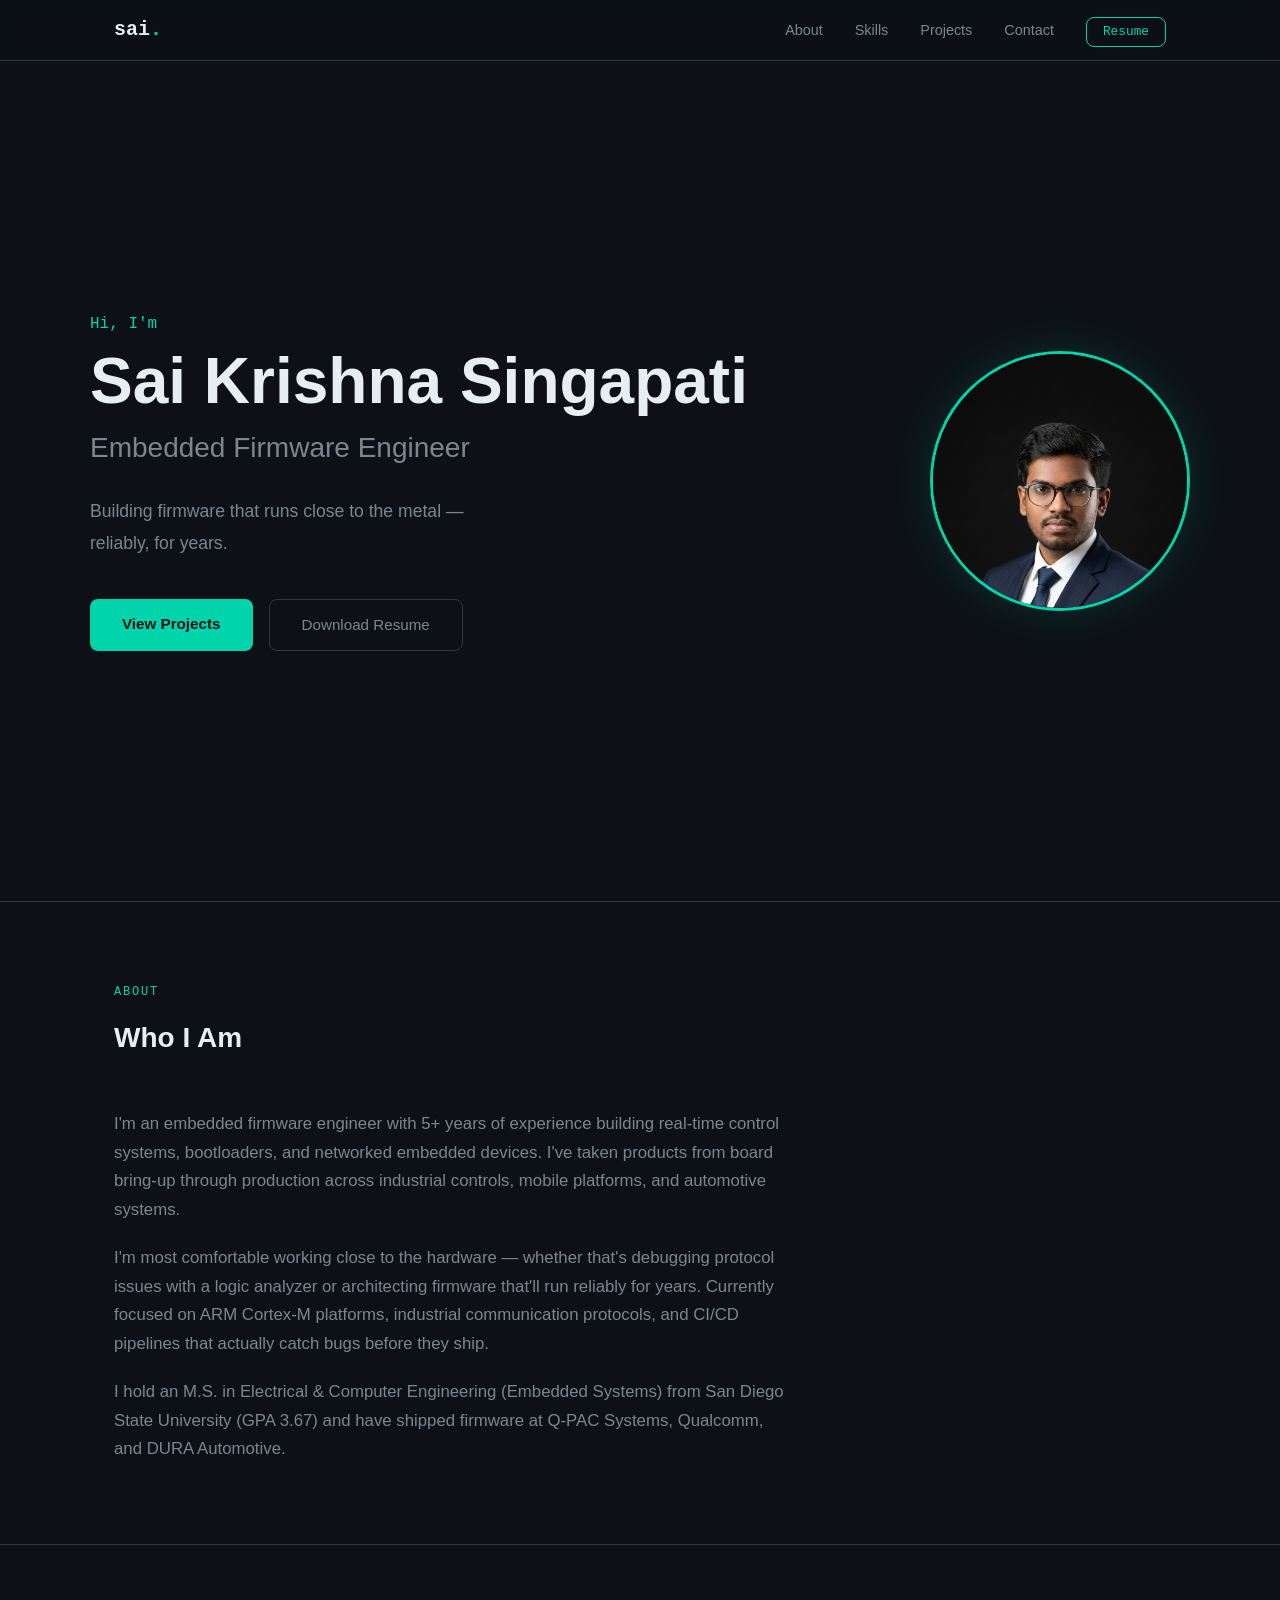
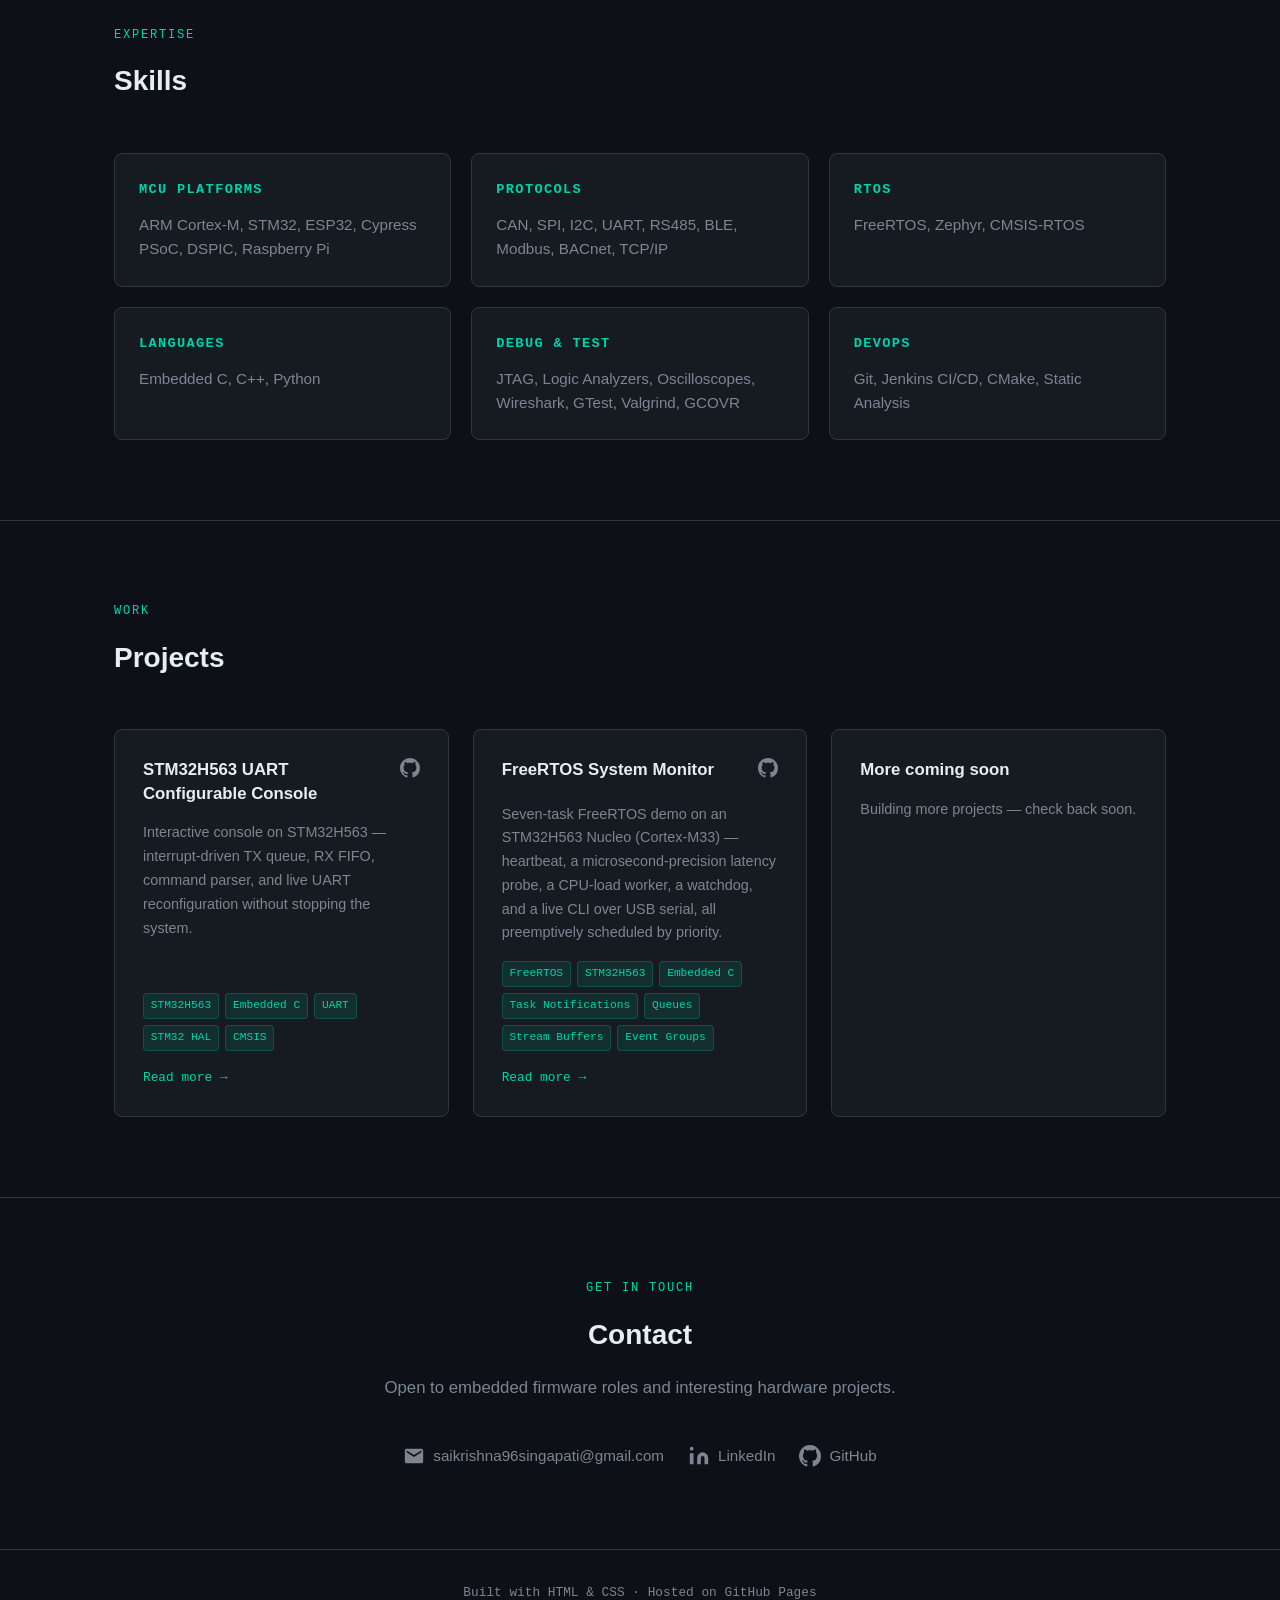
<file: index.html>
<!DOCTYPE html>
<html lang="en">
<head>
  <meta charset="UTF-8">
  <meta name="viewport" content="width=device-width, initial-scale=1.0">
  <meta name="description" content="Sai Krishna Singapati — Embedded Firmware Engineer">
  <title>Sai Krishna Singapati | Embedded Firmware Engineer</title>
  <link rel="stylesheet" href="css/style.css">
</head>
<body>
  <nav id="nav">
    <div class="container nav-inner">
      <a href="#hero" class="nav-logo">sai<span>.</span></a>
      <button class="nav-toggle" aria-label="Toggle menu" aria-expanded="false" aria-controls="nav-links">
        <span></span><span></span><span></span>
      </button>
      <ul class="nav-links" id="nav-links">
        <li><a href="#about">About</a></li>
        <li><a href="#skills">Skills</a></li>
        <li><a href="#projects">Projects</a></li>
        <li><a href="#contact">Contact</a></li>
        <li><a href="assets/resume.pdf" class="btn-resume" target="_blank" rel="noopener noreferrer">Resume</a></li>
      </ul>
    </div>
  </nav>
  <main>
    <section id="hero">
  <div class="container hero-inner">
    <div class="hero-text">
      <p class="hero-greeting">Hi, I'm</p>
      <h1 class="hero-name">Sai Krishna Singapati</h1>
      <h2 class="hero-title">Embedded Firmware Engineer</h2>
      <p class="hero-tagline">
        Building firmware that runs close to the metal —<br>
        reliably, for years.
      </p>
      <div class="hero-ctas">
        <a href="#projects" class="cta-primary">View Projects</a>
        <a href="assets/resume.pdf" class="cta-secondary" target="_blank" rel="noopener noreferrer">Download Resume</a>
      </div>
    </div>
    <div class="hero-photo-wrap">
      <img src="assets/profile.png" alt="Sai Krishna Singapati" class="hero-photo">
    </div>
  </div>
</section>
    <section id="about">
  <div class="container">
    <p class="section-label">About</p>
    <h2 class="section-title">Who I Am</h2>
    <div class="about-text fade-in">
      <p>
        I'm an embedded firmware engineer with 5+ years of experience building
        real-time control systems, bootloaders, and networked embedded devices.
        I've taken products from board bring-up through production across
        industrial controls, mobile platforms, and automotive systems.
      </p>
      <p>
        I'm most comfortable working close to the hardware — whether that's
        debugging protocol issues with a logic analyzer or architecting firmware
        that'll run reliably for years. Currently focused on ARM Cortex-M
        platforms, industrial communication protocols, and CI/CD pipelines
        that actually catch bugs before they ship.
      </p>
      <p>
        I hold an M.S. in Electrical &amp; Computer Engineering (Embedded Systems)
        from San Diego State University (GPA 3.67) and have shipped firmware at
        Q-PAC Systems, Qualcomm, and DURA Automotive.
      </p>
    </div>
  </div>
</section>
    <section id="skills">
  <div class="container">
    <p class="section-label">Expertise</p>
    <h2 class="section-title">Skills</h2>
    <div class="skills-grid">
      <div class="skill-card fade-in">
        <h3>MCU Platforms</h3>
        <p>ARM Cortex-M, STM32, ESP32, Cypress PSoC, DSPIC, Raspberry Pi</p>
      </div>
      <div class="skill-card fade-in">
        <h3>Protocols</h3>
        <p>CAN, SPI, I2C, UART, RS485, BLE, Modbus, BACnet, TCP/IP</p>
      </div>
      <div class="skill-card fade-in">
        <h3>RTOS</h3>
        <p>FreeRTOS, Zephyr, CMSIS-RTOS</p>
      </div>
      <div class="skill-card fade-in">
        <h3>Languages</h3>
        <p>Embedded C, C++, Python</p>
      </div>
      <div class="skill-card fade-in">
        <h3>Debug &amp; Test</h3>
        <p>JTAG, Logic Analyzers, Oscilloscopes, Wireshark, GTest, Valgrind, GCOVR</p>
      </div>
      <div class="skill-card fade-in">
        <h3>DevOps</h3>
        <p>Git, Jenkins CI/CD, CMake, Static Analysis</p>
      </div>
    </div>
  </div>
</section>
    <section id="projects">
  <div class="container">
    <p class="section-label">Work</p>
    <h2 class="section-title">Projects</h2>
    <div class="projects-grid">

      <div class="project-card fade-in">
        <div class="project-card-header">
          <h3>STM32H563 UART Configurable Console</h3>
          <a href="https://github.com/SaiKrishna498/Nucleo-H563-UART-Console" target="_blank" rel="noopener noreferrer" class="project-github" aria-label="GitHub">
            <svg width="20" height="20" viewBox="0 0 24 24" fill="currentColor"><path d="M12 0C5.37 0 0 5.37 0 12c0 5.31 3.435 9.795 8.205 11.385.6.105.825-.255.825-.57 0-.285-.015-1.23-.015-2.235-3.015.555-3.795-.735-4.035-1.41-.135-.345-.72-1.41-1.23-1.695-.42-.225-1.02-.78-.015-.795.945-.015 1.62.87 1.845 1.23 1.08 1.815 2.805 1.305 3.495.99.105-.78.42-1.305.765-1.605-2.67-.3-5.46-1.335-5.46-5.925 0-1.305.465-2.385 1.23-3.225-.12-.3-.54-1.53.12-3.18 0 0 1.005-.315 3.3 1.23.96-.27 1.98-.405 3-.405s2.04.135 3 .405c2.295-1.56 3.3-1.23 3.3-1.23.66 1.65.24 2.88.12 3.18.765.84 1.23 1.905 1.23 3.225 0 4.605-2.805 5.625-5.475 5.925.435.375.81 1.095.81 2.22 0 1.605-.015 2.895-.015 3.3 0 .315.225.69.825.57A12.02 12.02 0 0 0 24 12c0-6.63-5.37-12-12-12z"/></svg>
          </a>
        </div>
        <p class="project-desc">
          Interactive console on STM32H563 — interrupt-driven TX queue, RX FIFO,
          command parser, and live UART reconfiguration without stopping the system.
        </p>
        <div class="project-tags">
          <span class="tag">STM32H563</span>
          <span class="tag">Embedded C</span>
          <span class="tag">UART</span>
          <span class="tag">STM32 HAL</span>
          <span class="tag">CMSIS</span>
        </div>
        <a href="projects/uart-console.html" class="project-readmore">Read more →</a>
      </div>

      <div class="project-card fade-in">
        <div class="project-card-header">
          <h3>FreeRTOS System Monitor</h3>
          <a href="https://github.com/SaiKrishna498/FreeRTOS_project" target="_blank" rel="noopener noreferrer" class="project-github" aria-label="GitHub">
            <svg width="20" height="20" viewBox="0 0 24 24" fill="currentColor"><path d="M12 0C5.37 0 0 5.37 0 12c0 5.31 3.435 9.795 8.205 11.385.6.105.825-.255.825-.57 0-.285-.015-1.23-.015-2.235-3.015.555-3.795-.735-4.035-1.41-.135-.345-.72-1.41-1.23-1.695-.42-.225-1.02-.78-.015-.795.945-.015 1.62.87 1.845 1.23 1.08 1.815 2.805 1.305 3.495.99.105-.78.42-1.305.765-1.605-2.67-.3-5.46-1.335-5.46-5.925 0-1.305.465-2.385 1.23-3.225-.12-.3-.54-1.53.12-3.18 0 0 1.005-.315 3.3 1.23.96-.27 1.98-.405 3-.405s2.04.135 3 .405c2.295-1.56 3.3-1.23 3.3-1.23.66 1.65.24 2.88.12 3.18.765.84 1.23 1.905 1.23 3.225 0 4.605-2.805 5.625-5.475 5.925.435.375.81 1.095.81 2.22 0 1.605-.015 2.895-.015 3.3 0 .315.225.69.825.57A12.02 12.02 0 0 0 24 12c0-6.63-5.37-12-12-12z"/></svg>
          </a>
        </div>
        <p class="project-desc">
          Seven-task FreeRTOS demo on an STM32H563 Nucleo (Cortex-M33) — heartbeat,
          a microsecond-precision latency probe, a CPU-load worker, a watchdog, and a
          live CLI over USB serial, all preemptively scheduled by priority.
        </p>
        <div class="project-tags">
          <span class="tag">FreeRTOS</span>
          <span class="tag">STM32H563</span>
          <span class="tag">Embedded C</span>
          <span class="tag">Task Notifications</span>
          <span class="tag">Queues</span>
          <span class="tag">Stream Buffers</span>
          <span class="tag">Event Groups</span>
        </div>
        <a href="projects/freertos-monitor.html" class="project-readmore">Read more →</a>
      </div>

      <div class="project-card project-card--placeholder fade-in">
        <div class="project-card-header">
          <h3>More coming soon</h3>
        </div>
        <p class="project-desc">Building more projects — check back soon.</p>
      </div>

    </div>
  </div>
</section>
    <section id="contact">
  <div class="container contact-inner">
    <p class="section-label">Get in touch</p>
    <h2 class="section-title">Contact</h2>
    <p class="contact-sub fade-in">
      Open to embedded firmware roles and interesting hardware projects.
    </p>
    <div class="contact-links fade-in">
      <a href="mailto:saikrishna96singapati@gmail.com" class="contact-link">
        <svg aria-hidden="true" focusable="false" width="22" height="22" viewBox="0 0 24 24" fill="currentColor"><path d="M20 4H4c-1.1 0-2 .9-2 2v12c0 1.1.9 2 2 2h16c1.1 0 2-.9 2-2V6c0-1.1-.9-2-2-2zm0 4-8 5-8-5V6l8 5 8-5v2z"/></svg>
        saikrishna96singapati@gmail.com
      </a>
      <a href="https://linkedin.com/in/sai-krishna-singapati" target="_blank" rel="noopener noreferrer" class="contact-link">
        <svg aria-hidden="true" focusable="false" width="22" height="22" viewBox="0 0 24 24" fill="currentColor"><path d="M16 8a6 6 0 0 1 6 6v7h-4v-7a2 2 0 0 0-2-2 2 2 0 0 0-2 2v7h-4v-7a6 6 0 0 1 6-6zM2 9h4v12H2z"/><circle cx="4" cy="4" r="2"/></svg>
        LinkedIn
      </a>
      <a href="https://github.com/SaiKrishna498" target="_blank" rel="noopener noreferrer" class="contact-link">
        <svg aria-hidden="true" focusable="false" width="22" height="22" viewBox="0 0 24 24" fill="currentColor"><path d="M12 0C5.37 0 0 5.37 0 12c0 5.31 3.435 9.795 8.205 11.385.6.105.825-.255.825-.57 0-.285-.015-1.23-.015-2.235-3.015.555-3.795-.735-4.035-1.41-.135-.345-.72-1.41-1.23-1.695-.42-.225-1.02-.78-.015-.795.945-.015 1.62.87 1.845 1.23 1.08 1.815 2.805 1.305 3.495.99.105-.78.42-1.305.765-1.605-2.67-.3-5.46-1.335-5.46-5.925 0-1.305.465-2.385 1.23-3.225-.12-.3-.54-1.53.12-3.18 0 0 1.005-.315 3.3 1.23.96-.27 1.98-.405 3-.405s2.04.135 3 .405c2.295-1.56 3.3-1.23 3.3-1.23.66 1.65.24 2.88.12 3.18.765.84 1.23 1.905 1.23 3.225 0 4.605-2.805 5.625-5.475 5.925.435.375.81 1.095.81 2.22 0 1.605-.015 2.895-.015 3.3 0 .315.225.69.825.57A12.02 12.02 0 0 0 24 12c0-6.63-5.37-12-12-12z"/></svg>
        GitHub
      </a>
    </div>
  </div>
</section>
  </main>
  <footer id="footer">
  <div class="container footer-inner">
    <p>Built with HTML &amp; CSS · Hosted on GitHub Pages</p>
  </div>
</footer>
  <script src="js/main.js"></script>
</body>
</html>
</file>
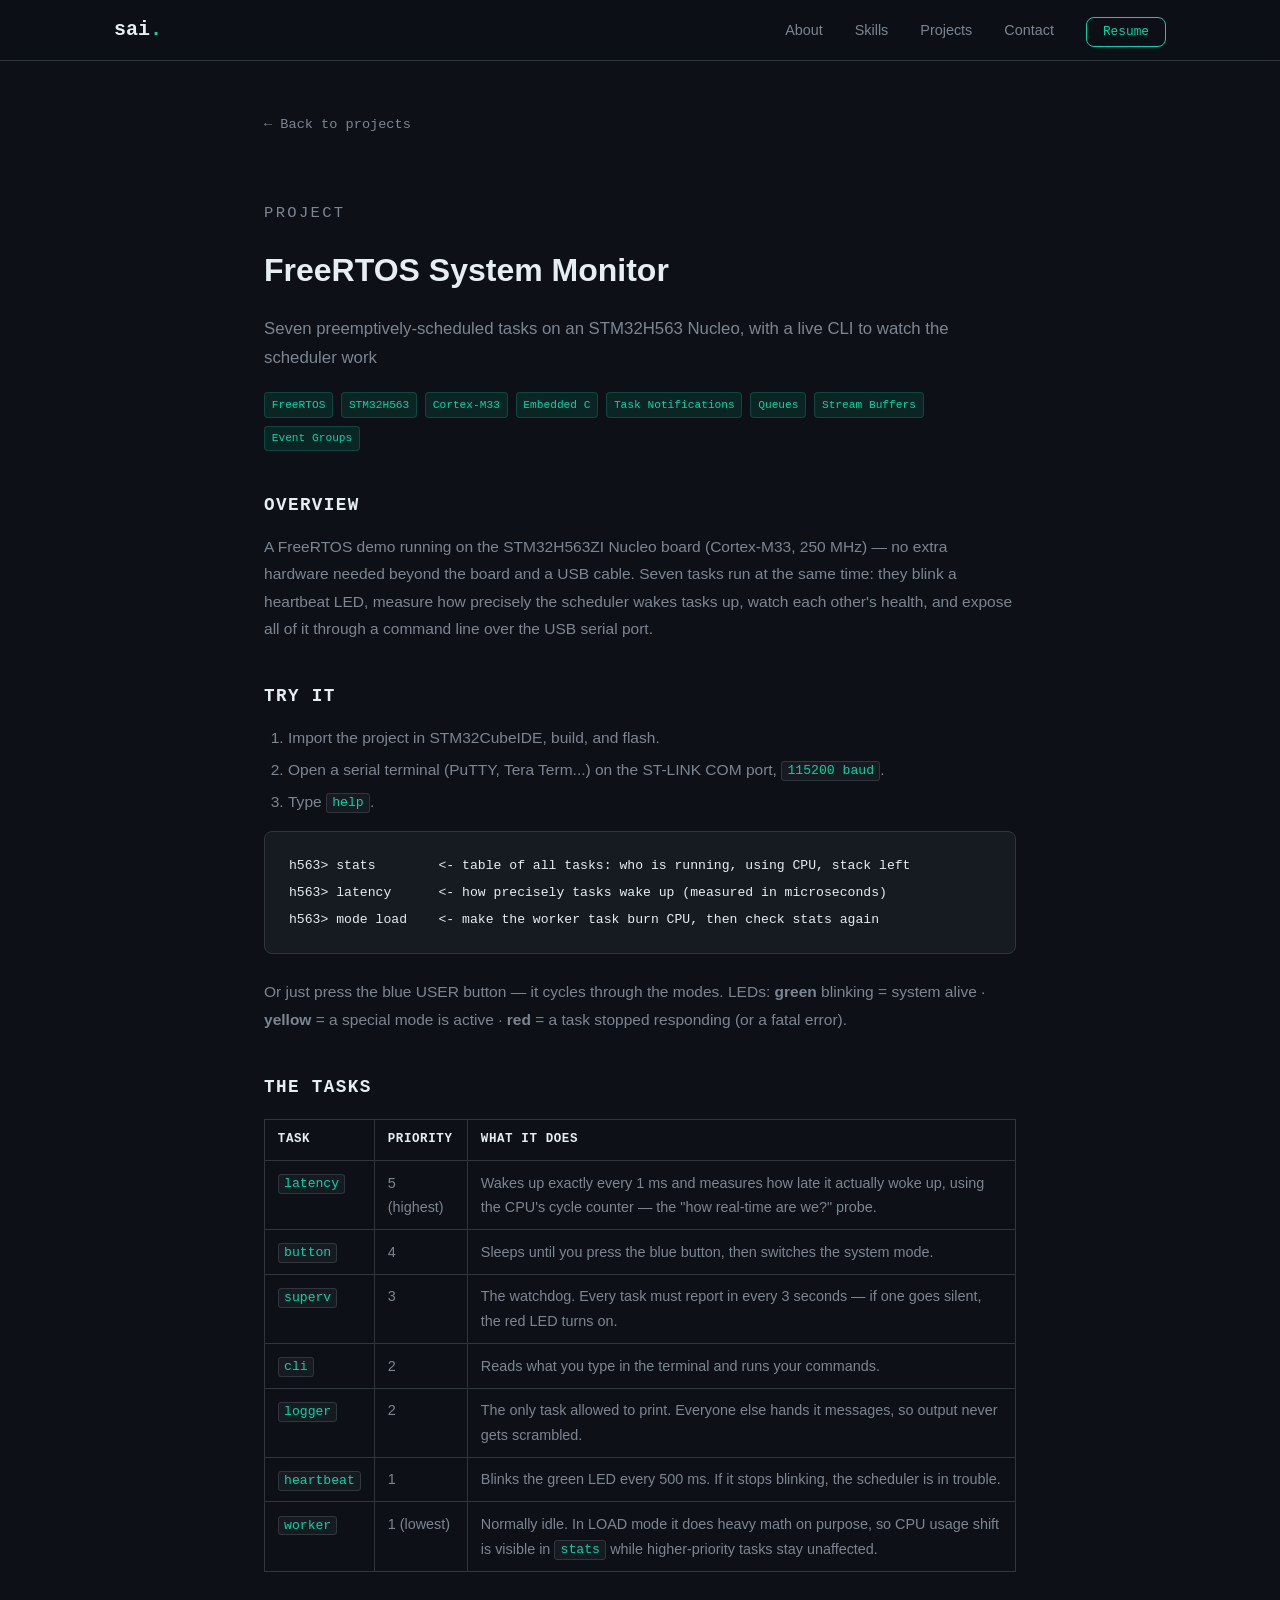
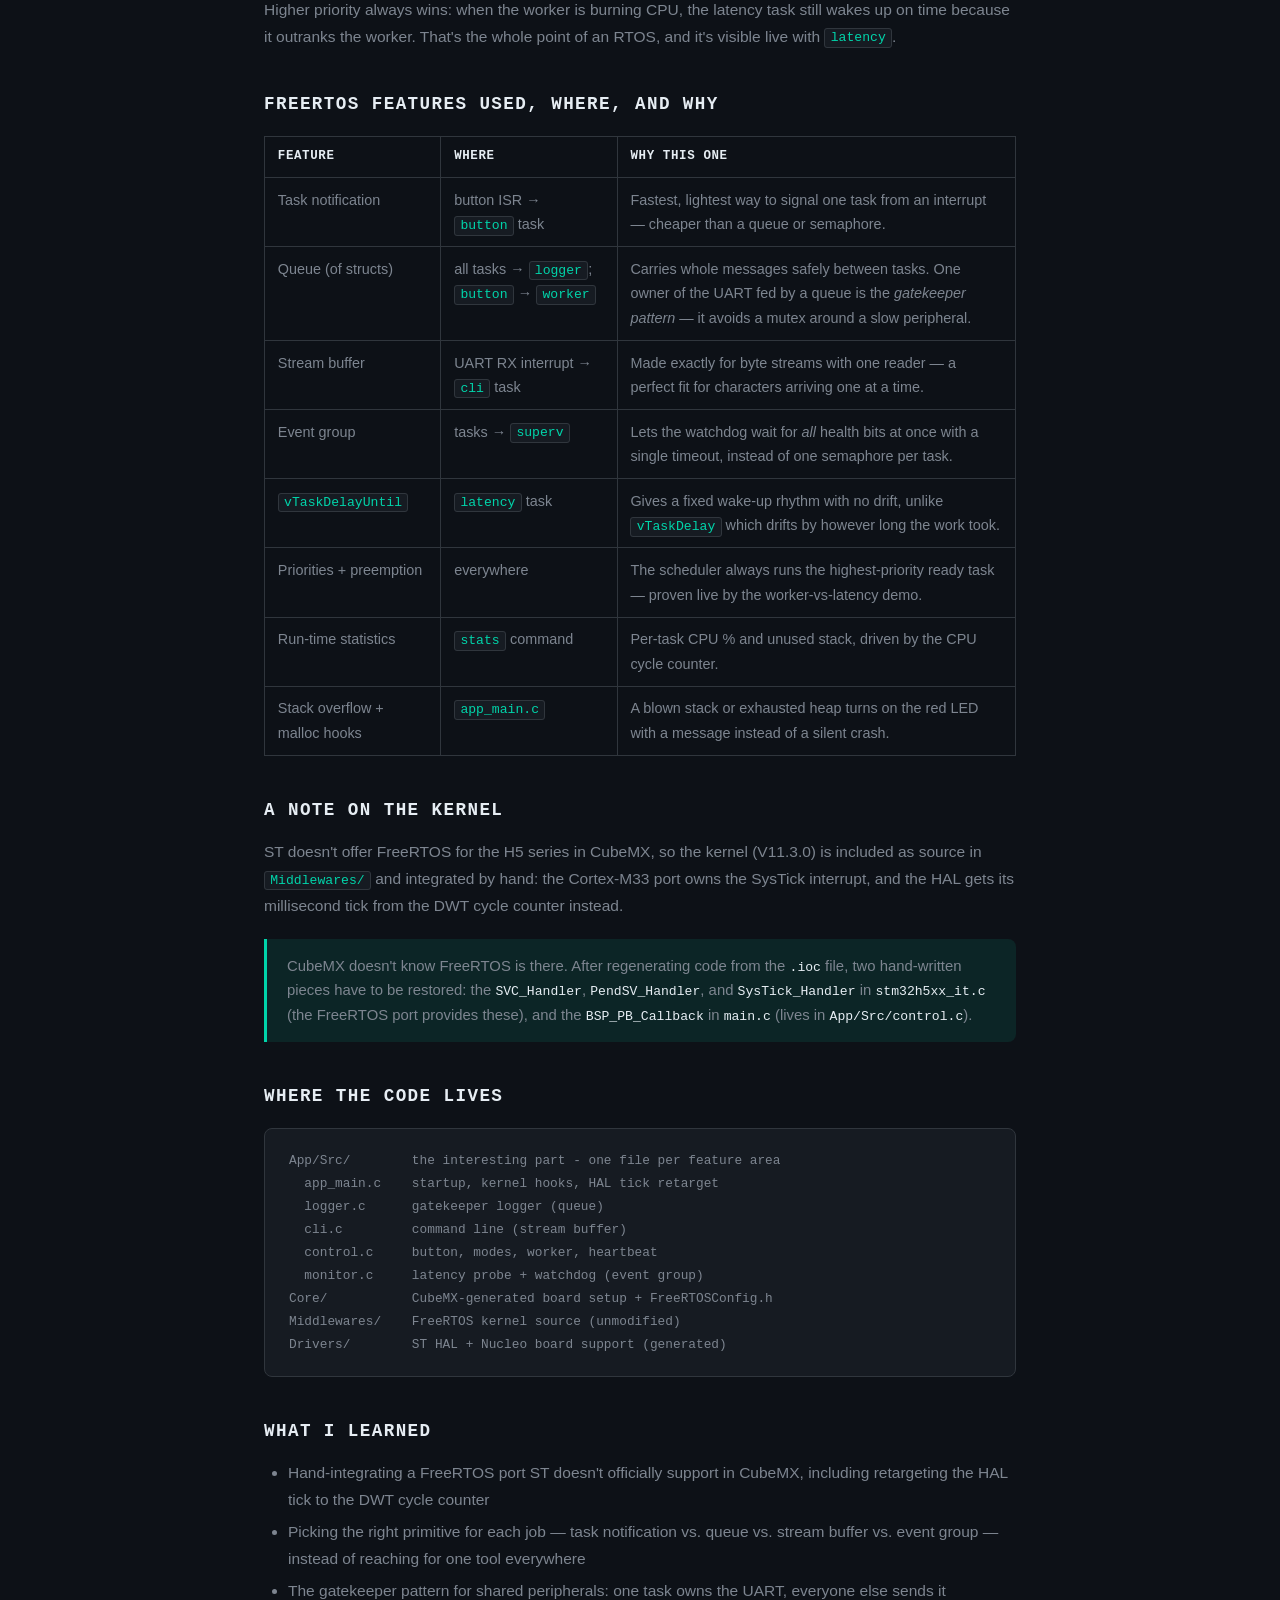
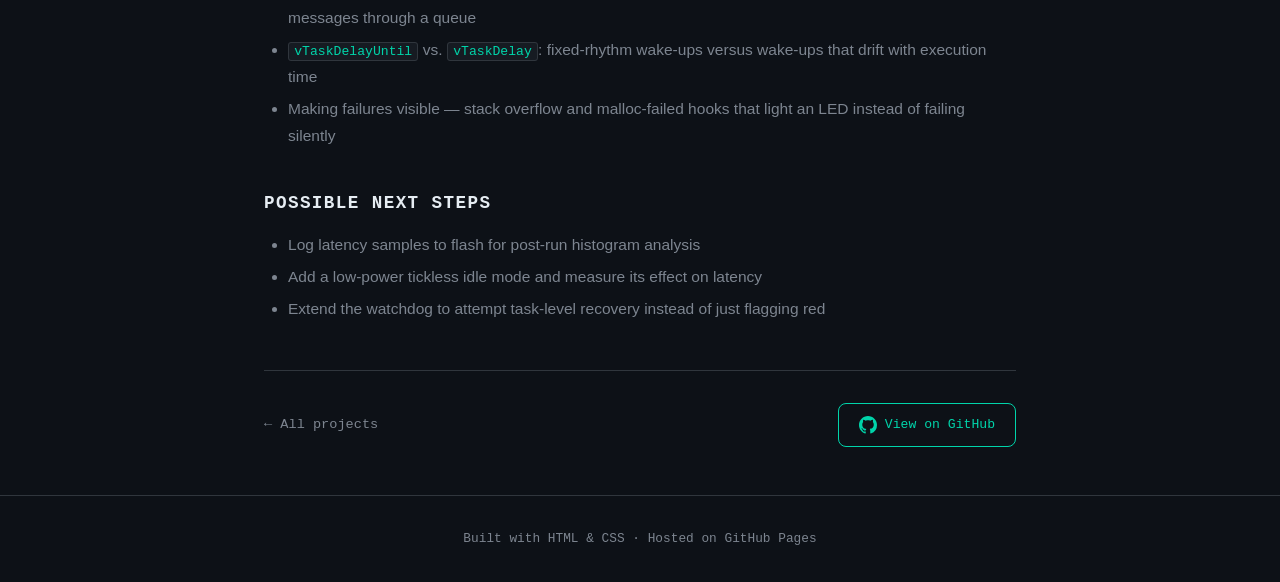
<file: projects/freertos-monitor.html>
<!DOCTYPE html>
<html lang="en">
<head>
  <meta charset="UTF-8">
  <meta name="viewport" content="width=device-width, initial-scale=1.0">
  <meta name="description" content="FreeRTOS System Monitor on STM32H563 — project write-up by Sai Krishna Singapati">
  <title>FreeRTOS System Monitor · Sai Krishna Singapati</title>
  <link rel="stylesheet" href="../css/style.css">
  <style>
    .project-page { max-width: 800px; }
    .meta-row {
      display: flex;
      flex-wrap: wrap;
      gap: 0.5rem;
      margin-bottom: 2.5rem;
    }
    .project-page h2 {
      font-size: 1.1rem;
      font-weight: 600;
      color: var(--text);
      margin: 2.5rem 0 0.75rem;
      font-family: var(--mono);
      text-transform: uppercase;
      letter-spacing: 0.08em;
    }
    .project-page p {
      color: var(--text-muted);
      font-size: 0.97rem;
      line-height: 1.75;
      margin-bottom: 1rem;
    }
    .project-page ul {
      list-style: disc;
      padding-left: 1.5rem;
      margin-bottom: 1rem;
    }
    .project-page ul li {
      color: var(--text-muted);
      font-size: 0.97rem;
      line-height: 1.75;
      margin-bottom: 0.3rem;
    }
    .project-page table {
      width: 100%;
      border-collapse: collapse;
      margin: 1rem 0 1.5rem;
      font-size: 0.9rem;
    }
    .project-page th, .project-page td {
      border: 1px solid var(--border);
      padding: 0.6rem 0.8rem;
      text-align: left;
      color: var(--text-muted);
      vertical-align: top;
    }
    .project-page th {
      color: var(--text);
      font-family: var(--mono);
      font-size: 0.78rem;
      text-transform: uppercase;
      letter-spacing: 0.05em;
    }
    pre {
      background: var(--surface);
      border: 1px solid var(--border);
      border-radius: var(--radius);
      padding: 1.25rem 1.5rem;
      overflow-x: auto;
      margin: 1rem 0 1.5rem;
    }
    code {
      font-family: var(--mono);
      font-size: 0.82rem;
      color: var(--text);
      line-height: 1.6;
    }
    p code, li code, td code {
      background: var(--surface);
      border: 1px solid var(--border);
      border-radius: 3px;
      padding: 0.1em 0.4em;
      font-size: 0.82rem;
      color: var(--accent);
    }
    .diagram {
      background: var(--surface);
      border: 1px solid var(--border);
      border-radius: var(--radius);
      padding: 1.25rem 1.5rem;
      font-family: var(--mono);
      font-size: 0.8rem;
      color: var(--text-muted);
      line-height: 1.8;
      margin: 1rem 0 1.5rem;
      white-space: pre;
      overflow-x: auto;
    }
    .callout {
      border-left: 3px solid var(--accent);
      background: var(--accent-dim);
      border-radius: 0 var(--radius) var(--radius) 0;
      padding: 0.9rem 1.25rem;
      margin: 1.25rem 0;
      color: var(--text-muted);
      font-size: 0.93rem;
      line-height: 1.65;
    }
    .page-links {
      display: flex;
      justify-content: space-between;
      align-items: center;
      margin-top: 3rem;
      padding-top: 2rem;
      border-top: 1px solid var(--border);
    }
    .gh-link {
      display: inline-flex;
      align-items: center;
      gap: 0.5rem;
      padding: 0.6rem 1.25rem;
      border: 1px solid var(--accent);
      border-radius: var(--radius);
      color: var(--accent);
      font-family: var(--mono);
      font-size: 0.82rem;
      transition: background 0.2s;
    }
    .gh-link:hover { background: var(--accent-dim); text-decoration: none; }
  </style>
</head>
<body>
  <nav id="nav">
    <div class="container nav-inner">
      <a href="../index.html" class="nav-logo">sai<span>.</span></a>
      <button class="nav-toggle" aria-label="Toggle menu" aria-expanded="false" aria-controls="nav-links">
        <span></span><span></span><span></span>
      </button>
      <ul class="nav-links" id="nav-links">
        <li><a href="../index.html#about">About</a></li>
        <li><a href="../index.html#skills">Skills</a></li>
        <li><a href="../index.html#projects">Projects</a></li>
        <li><a href="../index.html#contact">Contact</a></li>
        <li><a href="../assets/resume.pdf" class="btn-resume" target="_blank" rel="noopener noreferrer">Resume</a></li>
      </ul>
    </div>
  </nav>

  <main>
    <div class="project-page container">
      <a href="../index.html#projects" class="back-link">← Back to projects</a>

      <p class="section-label" style="margin-top:2rem;">Project</p>
      <h1>FreeRTOS System Monitor</h1>
      <p class="subtitle">Seven preemptively-scheduled tasks on an STM32H563 Nucleo, with a live CLI to watch the scheduler work</p>

      <div class="meta-row" style="margin-top:1.25rem;">
        <span class="tag">FreeRTOS</span>
        <span class="tag">STM32H563</span>
        <span class="tag">Cortex-M33</span>
        <span class="tag">Embedded C</span>
        <span class="tag">Task Notifications</span>
        <span class="tag">Queues</span>
        <span class="tag">Stream Buffers</span>
        <span class="tag">Event Groups</span>
      </div>

      <h2>Overview</h2>
      <p>
        A FreeRTOS demo running on the STM32H563ZI Nucleo board (Cortex-M33, 250 MHz) — no
        extra hardware needed beyond the board and a USB cable. Seven tasks run at the same
        time: they blink a heartbeat LED, measure how precisely the scheduler wakes tasks up,
        watch each other's health, and expose all of it through a command line over the USB
        serial port.
      </p>

      <h2>Try it</h2>
      <ol style="padding-left:1.5rem; margin-bottom:1rem;">
        <li style="color:var(--text-muted); font-size:0.97rem; line-height:1.75; margin-bottom:0.3rem;">Import the project in STM32CubeIDE, build, and flash.</li>
        <li style="color:var(--text-muted); font-size:0.97rem; line-height:1.75; margin-bottom:0.3rem;">Open a serial terminal (PuTTY, Tera Term...) on the ST-LINK COM port, <code>115200 baud</code>.</li>
        <li style="color:var(--text-muted); font-size:0.97rem; line-height:1.75; margin-bottom:0.3rem;">Type <code>help</code>.</li>
      </ol>
      <pre><code>h563&gt; stats        &lt;- table of all tasks: who is running, using CPU, stack left
h563&gt; latency      &lt;- how precisely tasks wake up (measured in microseconds)
h563&gt; mode load    &lt;- make the worker task burn CPU, then check stats again</code></pre>
      <p>
        Or just press the blue USER button — it cycles through the modes. LEDs: <strong>green</strong>
        blinking = system alive · <strong>yellow</strong> = a special mode is active ·
        <strong>red</strong> = a task stopped responding (or a fatal error).
      </p>

      <h2>The tasks</h2>
      <table>
        <tr><th>Task</th><th>Priority</th><th>What it does</th></tr>
        <tr><td><code>latency</code></td><td>5 (highest)</td><td>Wakes up exactly every 1&nbsp;ms and measures how late it actually woke up, using the CPU's cycle counter — the "how real-time are we?" probe.</td></tr>
        <tr><td><code>button</code></td><td>4</td><td>Sleeps until you press the blue button, then switches the system mode.</td></tr>
        <tr><td><code>superv</code></td><td>3</td><td>The watchdog. Every task must report in every 3 seconds — if one goes silent, the red LED turns on.</td></tr>
        <tr><td><code>cli</code></td><td>2</td><td>Reads what you type in the terminal and runs your commands.</td></tr>
        <tr><td><code>logger</code></td><td>2</td><td>The only task allowed to print. Everyone else hands it messages, so output never gets scrambled.</td></tr>
        <tr><td><code>heartbeat</code></td><td>1</td><td>Blinks the green LED every 500&nbsp;ms. If it stops blinking, the scheduler is in trouble.</td></tr>
        <tr><td><code>worker</code></td><td>1 (lowest)</td><td>Normally idle. In LOAD mode it does heavy math on purpose, so CPU usage shift is visible in <code>stats</code> while higher-priority tasks stay unaffected.</td></tr>
      </table>
      <p>
        Higher priority always wins: when the worker is burning CPU, the latency task still
        wakes up on time because it outranks the worker. That's the whole point of an RTOS,
        and it's visible live with <code>latency</code>.
      </p>

      <h2>FreeRTOS features used, where, and why</h2>
      <table>
        <tr><th>Feature</th><th>Where</th><th>Why this one</th></tr>
        <tr><td>Task notification</td><td>button ISR → <code>button</code> task</td><td>Fastest, lightest way to signal one task from an interrupt — cheaper than a queue or semaphore.</td></tr>
        <tr><td>Queue (of structs)</td><td>all tasks → <code>logger</code>; <code>button</code> → <code>worker</code></td><td>Carries whole messages safely between tasks. One owner of the UART fed by a queue is the <em>gatekeeper pattern</em> — it avoids a mutex around a slow peripheral.</td></tr>
        <tr><td>Stream buffer</td><td>UART RX interrupt → <code>cli</code> task</td><td>Made exactly for byte streams with one reader — a perfect fit for characters arriving one at a time.</td></tr>
        <tr><td>Event group</td><td>tasks → <code>superv</code></td><td>Lets the watchdog wait for <em>all</em> health bits at once with a single timeout, instead of one semaphore per task.</td></tr>
        <tr><td><code>vTaskDelayUntil</code></td><td><code>latency</code> task</td><td>Gives a fixed wake-up rhythm with no drift, unlike <code>vTaskDelay</code> which drifts by however long the work took.</td></tr>
        <tr><td>Priorities + preemption</td><td>everywhere</td><td>The scheduler always runs the highest-priority ready task — proven live by the worker-vs-latency demo.</td></tr>
        <tr><td>Run-time statistics</td><td><code>stats</code> command</td><td>Per-task CPU % and unused stack, driven by the CPU cycle counter.</td></tr>
        <tr><td>Stack overflow + malloc hooks</td><td><code>app_main.c</code></td><td>A blown stack or exhausted heap turns on the red LED with a message instead of a silent crash.</td></tr>
      </table>

      <h2>A note on the kernel</h2>
      <p>
        ST doesn't offer FreeRTOS for the H5 series in CubeMX, so the kernel (V11.3.0) is
        included as source in <code>Middlewares/</code> and integrated by hand: the Cortex-M33
        port owns the SysTick interrupt, and the HAL gets its millisecond tick from the DWT
        cycle counter instead.
      </p>
      <div class="callout">
        CubeMX doesn't know FreeRTOS is there. After regenerating code from the <code>.ioc</code>
        file, two hand-written pieces have to be restored: the <code>SVC_Handler</code>,
        <code>PendSV_Handler</code>, and <code>SysTick_Handler</code> in
        <code>stm32h5xx_it.c</code> (the FreeRTOS port provides these), and the
        <code>BSP_PB_Callback</code> in <code>main.c</code> (lives in
        <code>App/Src/control.c</code>).
      </div>

      <h2>Where the code lives</h2>
      <div class="diagram">App/Src/        the interesting part - one file per feature area
  app_main.c    startup, kernel hooks, HAL tick retarget
  logger.c      gatekeeper logger (queue)
  cli.c         command line (stream buffer)
  control.c     button, modes, worker, heartbeat
  monitor.c     latency probe + watchdog (event group)
Core/           CubeMX-generated board setup + FreeRTOSConfig.h
Middlewares/    FreeRTOS kernel source (unmodified)
Drivers/        ST HAL + Nucleo board support (generated)</div>

      <h2>What I Learned</h2>
      <ul>
        <li>Hand-integrating a FreeRTOS port ST doesn't officially support in CubeMX, including
            retargeting the HAL tick to the DWT cycle counter</li>
        <li>Picking the right primitive for each job — task notification vs. queue vs. stream
            buffer vs. event group — instead of reaching for one tool everywhere</li>
        <li>The gatekeeper pattern for shared peripherals: one task owns the UART, everyone else
            sends it messages through a queue</li>
        <li><code>vTaskDelayUntil</code> vs. <code>vTaskDelay</code>: fixed-rhythm wake-ups versus
            wake-ups that drift with execution time</li>
        <li>Making failures visible — stack overflow and malloc-failed hooks that light an LED
            instead of failing silently</li>
      </ul>

      <h2>Possible Next Steps</h2>
      <ul>
        <li>Log latency samples to flash for post-run histogram analysis</li>
        <li>Add a low-power tickless idle mode and measure its effect on latency</li>
        <li>Extend the watchdog to attempt task-level recovery instead of just flagging red</li>
      </ul>

      <div class="page-links">
        <a href="../index.html#projects" class="back-link" style="margin:0">← All projects</a>
        <a href="https://github.com/SaiKrishna498/FreeRTOS_project"
           target="_blank" rel="noopener noreferrer" class="gh-link">
          <svg width="18" height="18" viewBox="0 0 24 24" fill="currentColor" aria-hidden="true">
            <path d="M12 0C5.37 0 0 5.37 0 12c0 5.31 3.435 9.795 8.205 11.385.6.105.825-.255.825-.57 0-.285-.015-1.23-.015-2.235-3.015.555-3.795-.735-4.035-1.41-.135-.345-.72-1.41-1.23-1.695-.42-.225-1.02-.78-.015-.795.945-.015 1.62.87 1.845 1.23 1.08 1.815 2.805 1.305 3.495.99.105-.78.42-1.305.765-1.605-2.67-.3-5.46-1.335-5.46-5.925 0-1.305.465-2.385 1.23-3.225-.12-.3-.54-1.53.12-3.18 0 0 1.005-.315 3.3 1.23.96-.27 1.98-.405 3-.405s2.04.135 3 .405c2.295-1.56 3.3-1.23 3.3-1.23.66 1.65.24 2.88.12 3.18.765.84 1.23 1.905 1.23 3.225 0 4.605-2.805 5.625-5.475 5.925.435.375.81 1.095.81 2.22 0 1.605-.015 2.895-.015 3.3 0 .315.225.69.825.57A12.02 12.02 0 0 0 24 12c0-6.63-5.37-12-12-12z"/>
          </svg>
          View on GitHub
        </a>
      </div>
    </div>
  </main>

  <footer id="footer">
    <div class="container footer-inner">
      <p>Built with HTML &amp; CSS · Hosted on GitHub Pages</p>
    </div>
  </footer>

  <script src="../js/main.js"></script>
</body>
</html>
</file>
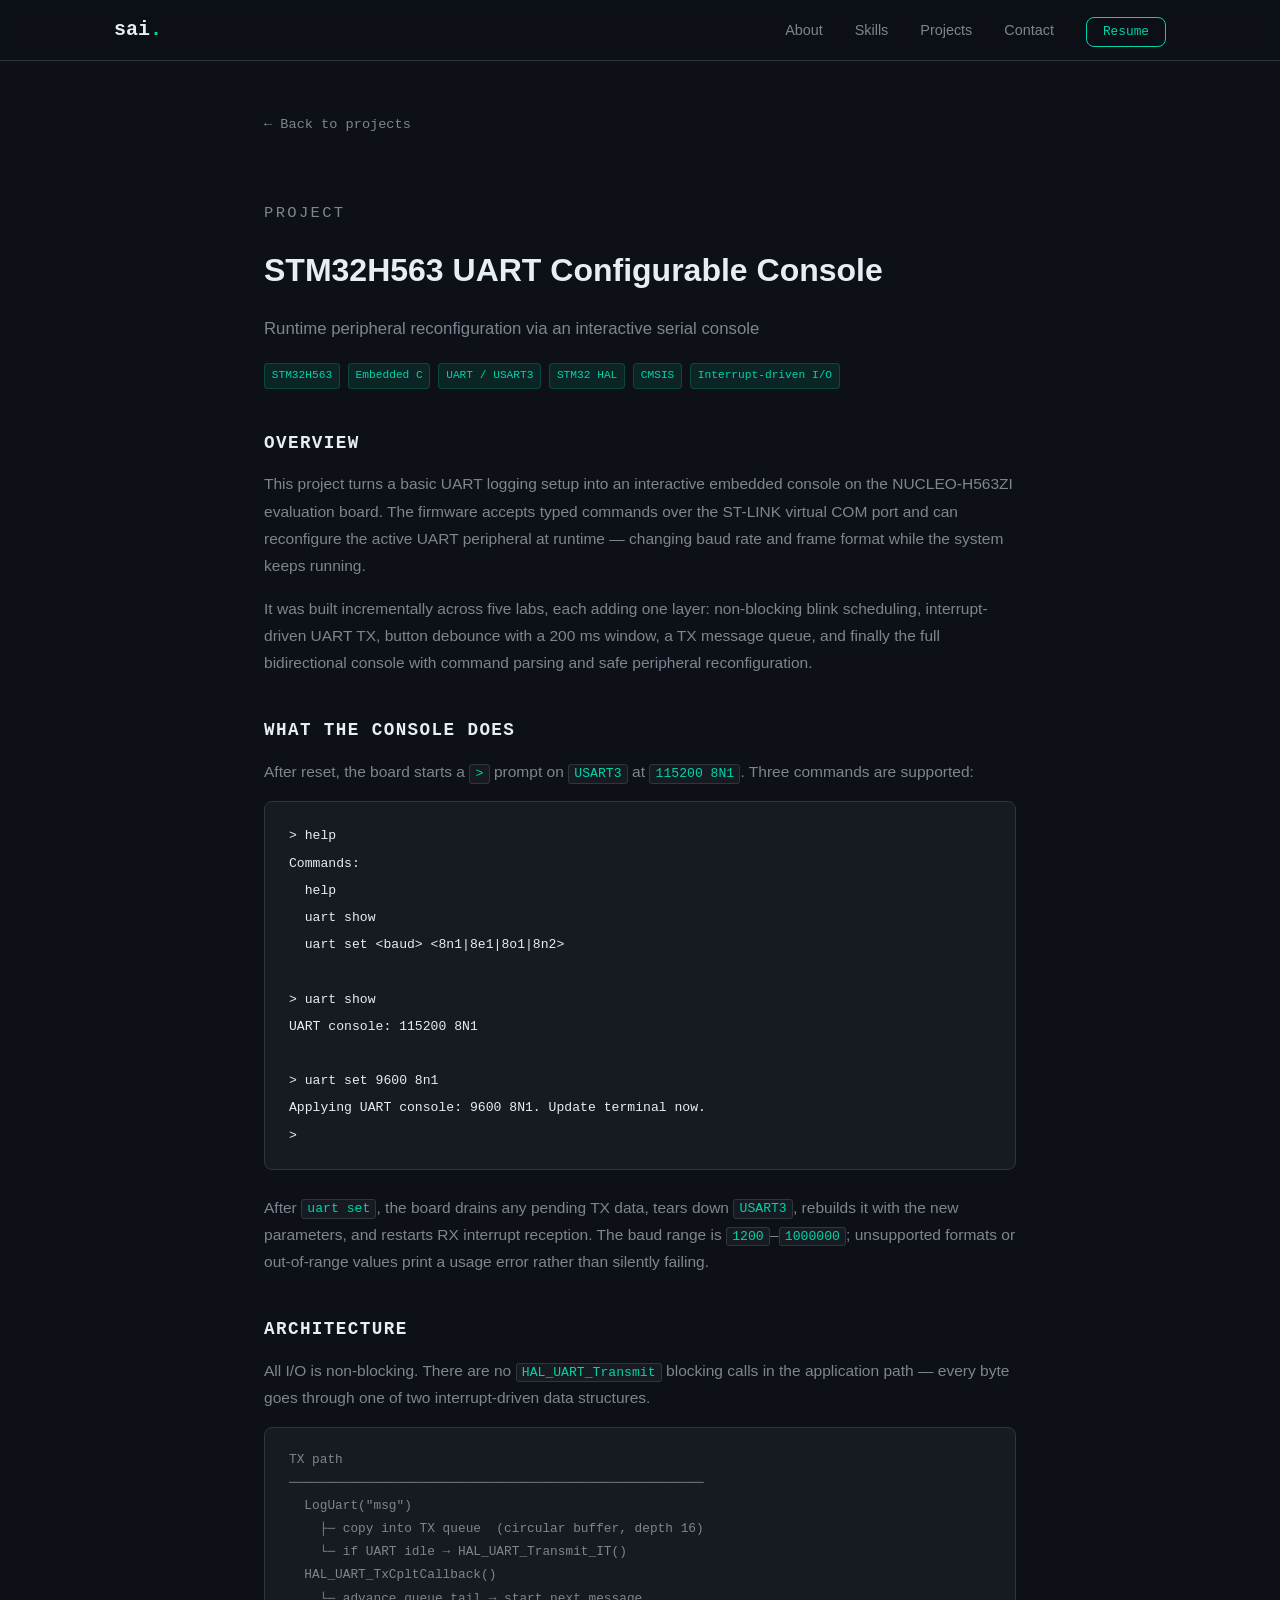
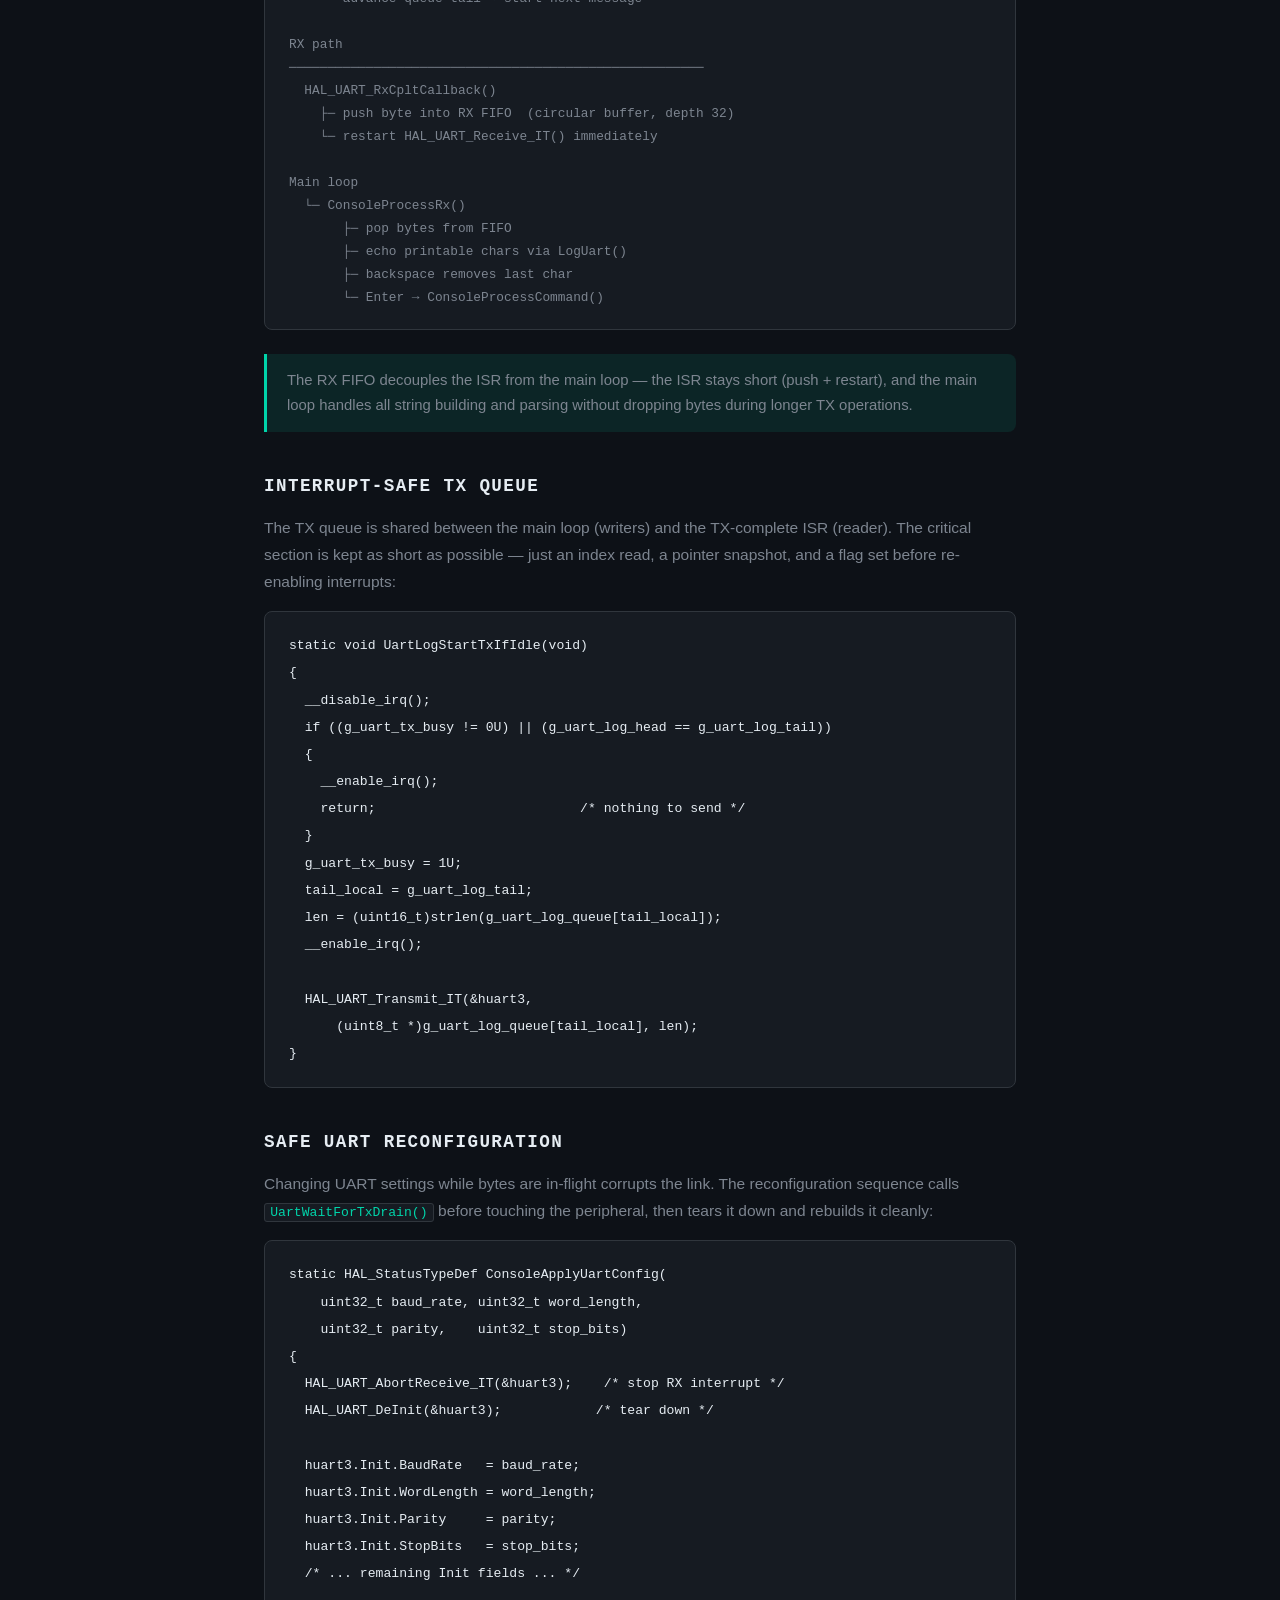
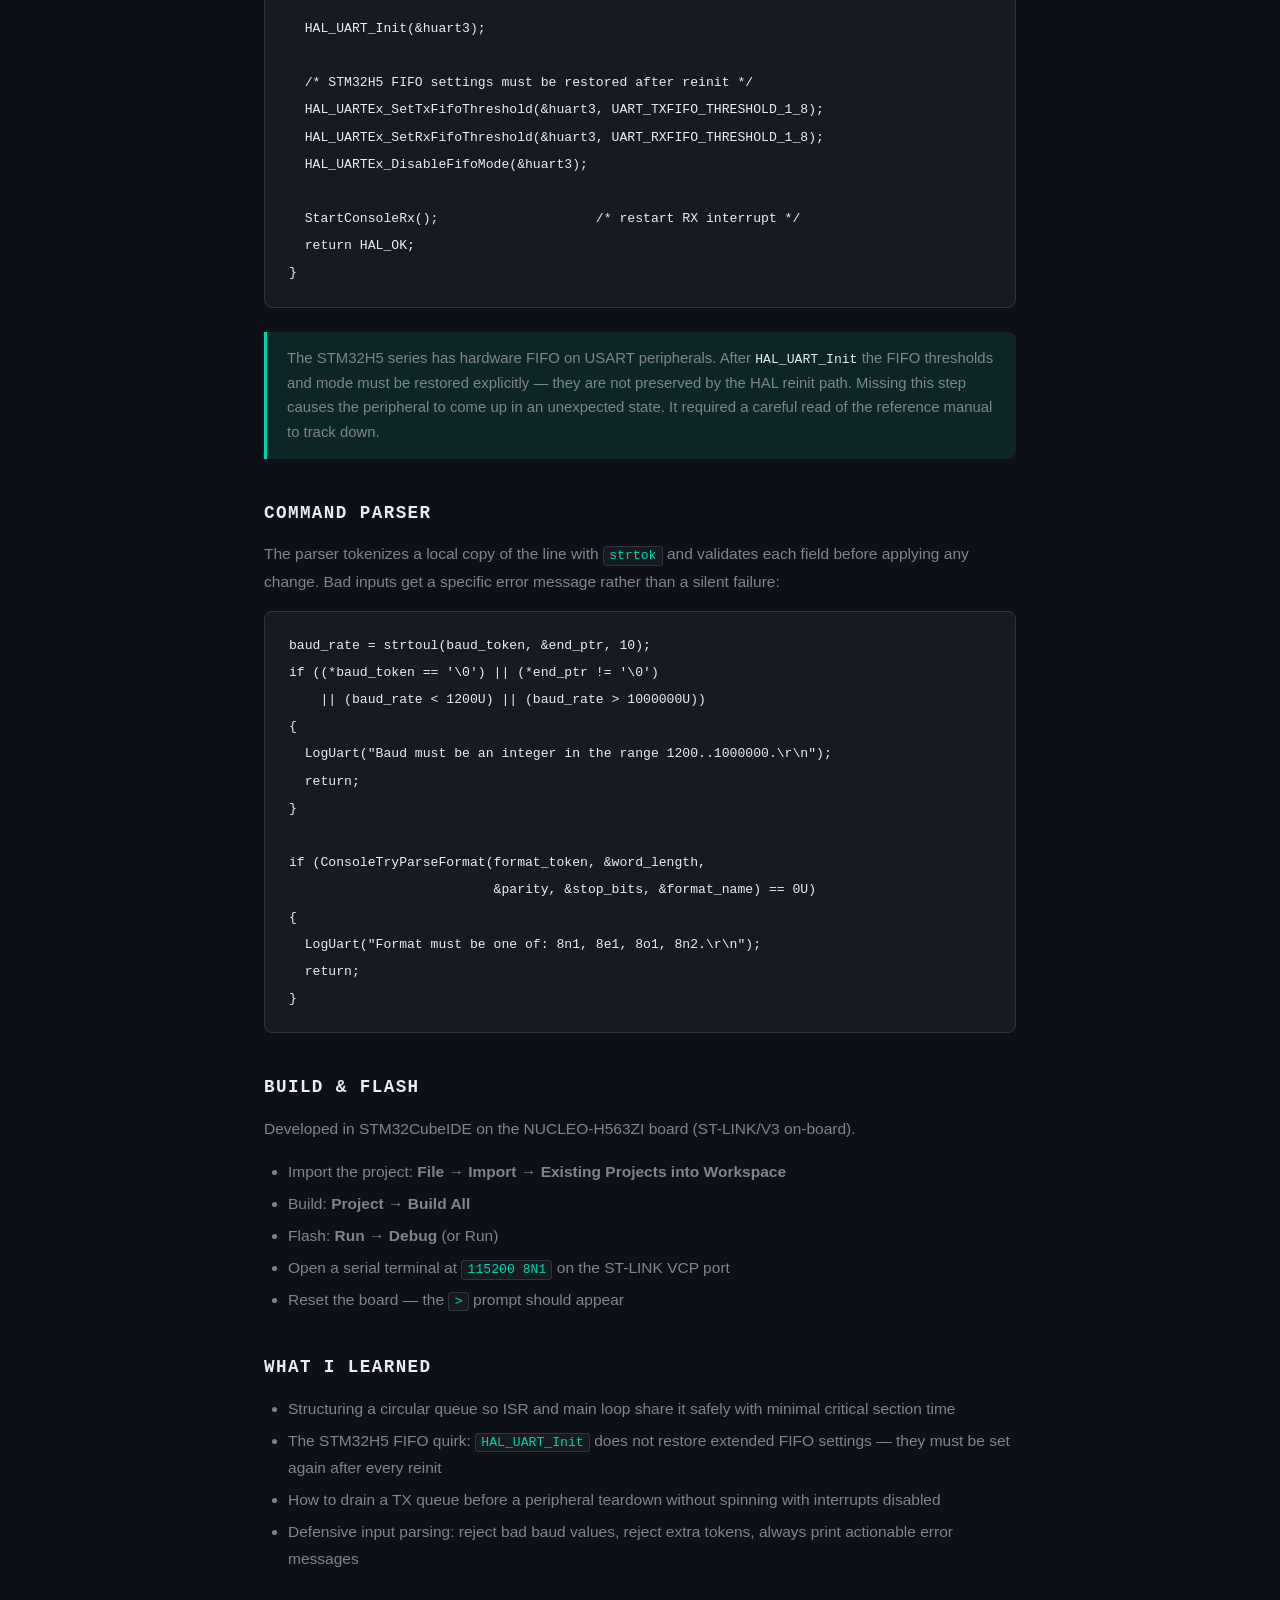
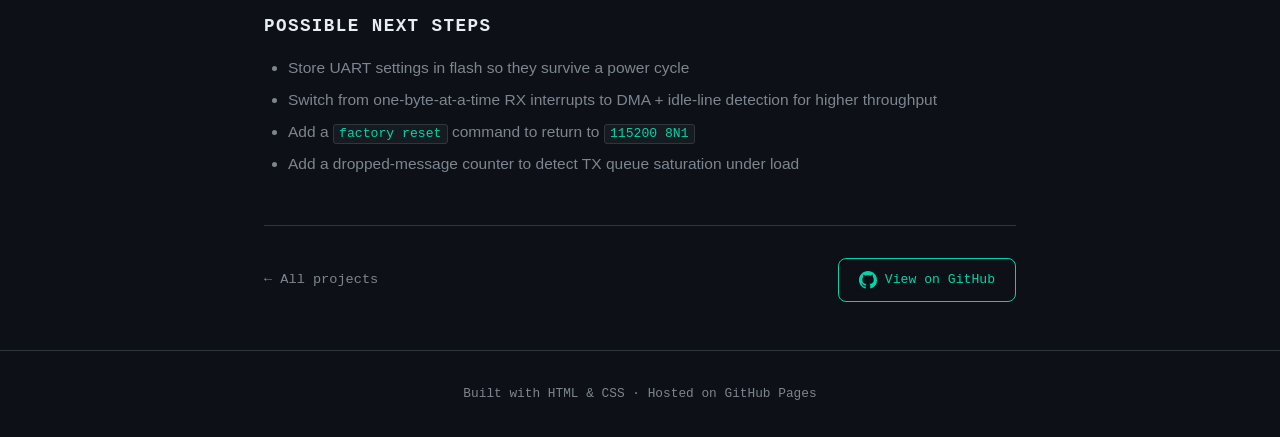
<file: projects/uart-console.html>
<!DOCTYPE html>
<html lang="en">
<head>
  <meta charset="UTF-8">
  <meta name="viewport" content="width=device-width, initial-scale=1.0">
  <meta name="description" content="STM32H563 UART Configurable Console — project write-up by Sai Krishna Singapati">
  <title>UART Console · Sai Krishna Singapati</title>
  <link rel="stylesheet" href="../css/style.css">
  <style>
    .project-page { max-width: 800px; }
    .meta-row {
      display: flex;
      flex-wrap: wrap;
      gap: 0.5rem;
      margin-bottom: 2.5rem;
    }
    .project-page h2 {
      font-size: 1.1rem;
      font-weight: 600;
      color: var(--text);
      margin: 2.5rem 0 0.75rem;
      font-family: var(--mono);
      text-transform: uppercase;
      letter-spacing: 0.08em;
    }
    .project-page p {
      color: var(--text-muted);
      font-size: 0.97rem;
      line-height: 1.75;
      margin-bottom: 1rem;
    }
    .project-page ul {
      list-style: disc;
      padding-left: 1.5rem;
      margin-bottom: 1rem;
    }
    .project-page ul li {
      color: var(--text-muted);
      font-size: 0.97rem;
      line-height: 1.75;
      margin-bottom: 0.3rem;
    }
    pre {
      background: var(--surface);
      border: 1px solid var(--border);
      border-radius: var(--radius);
      padding: 1.25rem 1.5rem;
      overflow-x: auto;
      margin: 1rem 0 1.5rem;
    }
    code {
      font-family: var(--mono);
      font-size: 0.82rem;
      color: var(--text);
      line-height: 1.6;
    }
    p code, li code {
      background: var(--surface);
      border: 1px solid var(--border);
      border-radius: 3px;
      padding: 0.1em 0.4em;
      font-size: 0.82rem;
      color: var(--accent);
    }
    .diagram {
      background: var(--surface);
      border: 1px solid var(--border);
      border-radius: var(--radius);
      padding: 1.25rem 1.5rem;
      font-family: var(--mono);
      font-size: 0.8rem;
      color: var(--text-muted);
      line-height: 1.8;
      margin: 1rem 0 1.5rem;
      white-space: pre;
      overflow-x: auto;
    }
    .callout {
      border-left: 3px solid var(--accent);
      background: var(--accent-dim);
      border-radius: 0 var(--radius) var(--radius) 0;
      padding: 0.9rem 1.25rem;
      margin: 1.25rem 0;
      color: var(--text-muted);
      font-size: 0.93rem;
      line-height: 1.65;
    }
    .page-links {
      display: flex;
      justify-content: space-between;
      align-items: center;
      margin-top: 3rem;
      padding-top: 2rem;
      border-top: 1px solid var(--border);
    }
    .gh-link {
      display: inline-flex;
      align-items: center;
      gap: 0.5rem;
      padding: 0.6rem 1.25rem;
      border: 1px solid var(--accent);
      border-radius: var(--radius);
      color: var(--accent);
      font-family: var(--mono);
      font-size: 0.82rem;
      transition: background 0.2s;
    }
    .gh-link:hover { background: var(--accent-dim); text-decoration: none; }
  </style>
</head>
<body>
  <nav id="nav">
    <div class="container nav-inner">
      <a href="../index.html" class="nav-logo">sai<span>.</span></a>
      <button class="nav-toggle" aria-label="Toggle menu" aria-expanded="false" aria-controls="nav-links">
        <span></span><span></span><span></span>
      </button>
      <ul class="nav-links" id="nav-links">
        <li><a href="../index.html#about">About</a></li>
        <li><a href="../index.html#skills">Skills</a></li>
        <li><a href="../index.html#projects">Projects</a></li>
        <li><a href="../index.html#contact">Contact</a></li>
        <li><a href="../assets/resume.pdf" class="btn-resume" target="_blank" rel="noopener noreferrer">Resume</a></li>
      </ul>
    </div>
  </nav>

  <main>
    <div class="project-page container">
      <a href="../index.html#projects" class="back-link">← Back to projects</a>

      <p class="section-label" style="margin-top:2rem;">Project</p>
      <h1>STM32H563 UART Configurable Console</h1>
      <p class="subtitle">Runtime peripheral reconfiguration via an interactive serial console</p>

      <div class="meta-row" style="margin-top:1.25rem;">
        <span class="tag">STM32H563</span>
        <span class="tag">Embedded C</span>
        <span class="tag">UART / USART3</span>
        <span class="tag">STM32 HAL</span>
        <span class="tag">CMSIS</span>
        <span class="tag">Interrupt-driven I/O</span>
      </div>

      <h2>Overview</h2>
      <p>
        This project turns a basic UART logging setup into an interactive embedded console on the
        NUCLEO-H563ZI evaluation board. The firmware accepts typed commands over the ST-LINK virtual
        COM port and can reconfigure the active UART peripheral at runtime — changing baud rate and
        frame format while the system keeps running.
      </p>
      <p>
        It was built incrementally across five labs, each adding one layer: non-blocking blink
        scheduling, interrupt-driven UART TX, button debounce with a 200 ms window, a TX message
        queue, and finally the full bidirectional console with command parsing and safe peripheral
        reconfiguration.
      </p>

      <h2>What the Console Does</h2>
      <p>
        After reset, the board starts a <code>&gt;</code> prompt on <code>USART3</code> at
        <code>115200 8N1</code>. Three commands are supported:
      </p>
      <pre><code>&gt; help
Commands:
  help
  uart show
  uart set &lt;baud&gt; &lt;8n1|8e1|8o1|8n2&gt;

&gt; uart show
UART console: 115200 8N1

&gt; uart set 9600 8n1
Applying UART console: 9600 8N1. Update terminal now.
&gt; </code></pre>
      <p>
        After <code>uart set</code>, the board drains any pending TX data, tears down
        <code>USART3</code>, rebuilds it with the new parameters, and restarts RX interrupt
        reception. The baud range is <code>1200</code>–<code>1000000</code>; unsupported formats
        or out-of-range values print a usage error rather than silently failing.
      </p>

      <h2>Architecture</h2>
      <p>
        All I/O is non-blocking. There are no <code>HAL_UART_Transmit</code> blocking calls in the
        application path — every byte goes through one of two interrupt-driven data structures.
      </p>

      <div class="diagram">TX path
──────────────────────────────────────────────────────
  LogUart("msg")
    ├─ copy into TX queue  (circular buffer, depth 16)
    └─ if UART idle → HAL_UART_Transmit_IT()
  HAL_UART_TxCpltCallback()
    └─ advance queue tail → start next message

RX path
──────────────────────────────────────────────────────
  HAL_UART_RxCpltCallback()
    ├─ push byte into RX FIFO  (circular buffer, depth 32)
    └─ restart HAL_UART_Receive_IT() immediately

Main loop
  └─ ConsoleProcessRx()
       ├─ pop bytes from FIFO
       ├─ echo printable chars via LogUart()
       ├─ backspace removes last char
       └─ Enter → ConsoleProcessCommand()</div>

      <div class="callout">
        The RX FIFO decouples the ISR from the main loop — the ISR stays short (push + restart),
        and the main loop handles all string building and parsing without dropping bytes during
        longer TX operations.
      </div>

      <h2>Interrupt-safe TX queue</h2>
      <p>
        The TX queue is shared between the main loop (writers) and the TX-complete ISR (reader).
        The critical section is kept as short as possible — just an index read, a pointer snapshot,
        and a flag set before re-enabling interrupts:
      </p>
      <pre><code>static void UartLogStartTxIfIdle(void)
{
  __disable_irq();
  if ((g_uart_tx_busy != 0U) || (g_uart_log_head == g_uart_log_tail))
  {
    __enable_irq();
    return;                          /* nothing to send */
  }
  g_uart_tx_busy = 1U;
  tail_local = g_uart_log_tail;
  len = (uint16_t)strlen(g_uart_log_queue[tail_local]);
  __enable_irq();

  HAL_UART_Transmit_IT(&huart3,
      (uint8_t *)g_uart_log_queue[tail_local], len);
}</code></pre>

      <h2>Safe UART reconfiguration</h2>
      <p>
        Changing UART settings while bytes are in-flight corrupts the link. The reconfiguration
        sequence calls <code>UartWaitForTxDrain()</code> before touching the peripheral, then
        tears it down and rebuilds it cleanly:
      </p>
      <pre><code>static HAL_StatusTypeDef ConsoleApplyUartConfig(
    uint32_t baud_rate, uint32_t word_length,
    uint32_t parity,    uint32_t stop_bits)
{
  HAL_UART_AbortReceive_IT(&huart3);    /* stop RX interrupt */
  HAL_UART_DeInit(&huart3);            /* tear down */

  huart3.Init.BaudRate   = baud_rate;
  huart3.Init.WordLength = word_length;
  huart3.Init.Parity     = parity;
  huart3.Init.StopBits   = stop_bits;
  /* ... remaining Init fields ... */

  HAL_UART_Init(&huart3);

  /* STM32H5 FIFO settings must be restored after reinit */
  HAL_UARTEx_SetTxFifoThreshold(&huart3, UART_TXFIFO_THRESHOLD_1_8);
  HAL_UARTEx_SetRxFifoThreshold(&huart3, UART_RXFIFO_THRESHOLD_1_8);
  HAL_UARTEx_DisableFifoMode(&huart3);

  StartConsoleRx();                    /* restart RX interrupt */
  return HAL_OK;
}</code></pre>
      <div class="callout">
        The STM32H5 series has hardware FIFO on USART peripherals. After <code>HAL_UART_Init</code>
        the FIFO thresholds and mode must be restored explicitly — they are not preserved by the
        HAL reinit path. Missing this step causes the peripheral to come up in an unexpected state.
        It required a careful read of the reference manual to track down.
      </div>

      <h2>Command parser</h2>
      <p>
        The parser tokenizes a local copy of the line with <code>strtok</code> and validates each
        field before applying any change. Bad inputs get a specific error message rather than a
        silent failure:
      </p>
      <pre><code>baud_rate = strtoul(baud_token, &amp;end_ptr, 10);
if ((*baud_token == '\0') || (*end_ptr != '\0')
    || (baud_rate &lt; 1200U) || (baud_rate &gt; 1000000U))
{
  LogUart("Baud must be an integer in the range 1200..1000000.\r\n");
  return;
}

if (ConsoleTryParseFormat(format_token, &amp;word_length,
                          &amp;parity, &amp;stop_bits, &amp;format_name) == 0U)
{
  LogUart("Format must be one of: 8n1, 8e1, 8o1, 8n2.\r\n");
  return;
}</code></pre>

      <h2>Build &amp; Flash</h2>
      <p>Developed in STM32CubeIDE on the NUCLEO-H563ZI board (ST-LINK/V3 on-board).</p>
      <ul>
        <li>Import the project: <strong>File → Import → Existing Projects into Workspace</strong></li>
        <li>Build: <strong>Project → Build All</strong></li>
        <li>Flash: <strong>Run → Debug</strong> (or Run)</li>
        <li>Open a serial terminal at <code>115200 8N1</code> on the ST-LINK VCP port</li>
        <li>Reset the board — the <code>&gt;</code> prompt should appear</li>
      </ul>

      <h2>What I Learned</h2>
      <ul>
        <li>Structuring a circular queue so ISR and main loop share it safely with minimal
            critical section time</li>
        <li>The STM32H5 FIFO quirk: <code>HAL_UART_Init</code> does not restore extended FIFO
            settings — they must be set again after every reinit</li>
        <li>How to drain a TX queue before a peripheral teardown without spinning with interrupts
            disabled</li>
        <li>Defensive input parsing: reject bad baud values, reject extra tokens, always print
            actionable error messages</li>
      </ul>

      <h2>Possible Next Steps</h2>
      <ul>
        <li>Store UART settings in flash so they survive a power cycle</li>
        <li>Switch from one-byte-at-a-time RX interrupts to DMA + idle-line detection for higher
            throughput</li>
        <li>Add a <code>factory reset</code> command to return to <code>115200 8N1</code></li>
        <li>Add a dropped-message counter to detect TX queue saturation under load</li>
      </ul>

      <div class="page-links">
        <a href="../index.html#projects" class="back-link" style="margin:0">← All projects</a>
        <a href="https://github.com/SaiKrishna498/Nucleo-H563-UART-Console"
           target="_blank" rel="noopener noreferrer" class="gh-link">
          <svg width="18" height="18" viewBox="0 0 24 24" fill="currentColor" aria-hidden="true">
            <path d="M12 0C5.37 0 0 5.37 0 12c0 5.31 3.435 9.795 8.205 11.385.6.105.825-.255.825-.57 0-.285-.015-1.23-.015-2.235-3.015.555-3.795-.735-4.035-1.41-.135-.345-.72-1.41-1.23-1.695-.42-.225-1.02-.78-.015-.795.945-.015 1.62.87 1.845 1.23 1.08 1.815 2.805 1.305 3.495.99.105-.78.42-1.305.765-1.605-2.67-.3-5.46-1.335-5.46-5.925 0-1.305.465-2.385 1.23-3.225-.12-.3-.54-1.53.12-3.18 0 0 1.005-.315 3.3 1.23.96-.27 1.98-.405 3-.405s2.04.135 3 .405c2.295-1.56 3.3-1.23 3.3-1.23.66 1.65.24 2.88.12 3.18.765.84 1.23 1.905 1.23 3.225 0 4.605-2.805 5.625-5.475 5.925.435.375.81 1.095.81 2.22 0 1.605-.015 2.895-.015 3.3 0 .315.225.69.825.57A12.02 12.02 0 0 0 24 12c0-6.63-5.37-12-12-12z"/>
          </svg>
          View on GitHub
        </a>
      </div>
    </div>
  </main>

  <footer id="footer">
    <div class="container footer-inner">
      <p>Built with HTML &amp; CSS · Hosted on GitHub Pages</p>
    </div>
  </footer>

  <script src="../js/main.js"></script>
</body>
</html>
</file>
<file: css/style.css>
/* ── Variables ───────────────────────────────────────── */
:root {
  --bg:         #0d1117;
  --surface:    #161b22;
  --border:     #30363d;
  --text:       #e6edf3;
  --text-muted: #7d8590;
  --accent:     #00d4aa;
  --accent-dim: rgba(0, 212, 170, 0.1);
  --mono:       'Courier New', Courier, monospace;
  --sans:       -apple-system, BlinkMacSystemFont, 'Segoe UI', Roboto, sans-serif;
  --max-width:  1100px;
  --radius:     8px;
}

/* ── Reset ───────────────────────────────────────────── */
*, *::before, *::after { box-sizing: border-box; margin: 0; padding: 0; }
html { scroll-behavior: smooth; }
body {
  background: var(--bg);
  color: var(--text);
  font-family: var(--sans);
  font-size: 1rem;
  line-height: 1.7;
}
a { color: var(--accent); text-decoration: none; }
a:hover { text-decoration: underline; }
img { max-width: 100%; display: block; }
ul { list-style: none; }

/* ── Layout ──────────────────────────────────────────── */
.container {
  max-width: var(--max-width);
  margin: 0 auto;
  padding: 0 1.5rem;
}
section { padding: 5rem 0; }

/* ── Section headings ────────────────────────────────── */
.section-label {
  font-family: var(--mono);
  font-size: 0.75rem;
  color: var(--accent);
  text-transform: uppercase;
  letter-spacing: 0.15em;
  margin-bottom: 0.75rem;
}
h2.section-title {
  font-size: 1.75rem;
  font-weight: 700;
  color: var(--text);
  margin-bottom: 3rem;
}

/* ── Tech tags ───────────────────────────────────────── */
.tag {
  display: inline-block;
  font-family: var(--mono);
  font-size: 0.7rem;
  padding: 0.2em 0.6em;
  border-radius: 4px;
  background: var(--accent-dim);
  color: var(--accent);
  border: 1px solid rgba(0, 212, 170, 0.2);
  margin: 0;
}

/* ── Scroll fade-in ──────────────────────────────────── */
.fade-in {
  opacity: 0;
  transform: translateY(20px);
  transition: opacity 0.5s ease, transform 0.5s ease;
}
.fade-in.visible {
  opacity: 1;
  transform: translateY(0);
}

/* ── Nav ─────────────────────────────────────────────── */
#nav {
  position: sticky;
  top: 0;
  z-index: 100;
  background: rgba(13, 17, 23, 0.92);
  backdrop-filter: blur(8px);
  border-bottom: 1px solid var(--border);
}
.nav-inner {
  display: flex;
  align-items: center;
  justify-content: space-between;
  height: 60px;
  position: relative;
}
.nav-logo {
  font-family: var(--mono);
  font-size: 1.25rem;
  font-weight: 700;
  color: var(--text);
}
.nav-logo span { color: var(--accent); }
.nav-links {
  display: flex;
  align-items: center;
  gap: 2rem;
}
.nav-links a {
  color: var(--text-muted);
  font-size: 0.9rem;
  transition: color 0.2s;
}
.nav-links a:hover { color: var(--text); text-decoration: none; }
.nav-links .btn-resume {
  padding: 0.4rem 1rem;
  border: 1px solid var(--accent);
  border-radius: var(--radius);
  color: var(--accent);
  font-family: var(--mono);
  font-size: 0.8rem;
  transition: background 0.2s;
}
.nav-links .btn-resume:hover { background: var(--accent-dim); }

/* hamburger */
.nav-toggle {
  display: none;
  flex-direction: column;
  gap: 5px;
  background: none;
  border: none;
  cursor: pointer;
  padding: 4px;
}
.nav-toggle span {
  display: block;
  width: 22px;
  height: 2px;
  background: var(--text);
  transition: transform 0.3s ease, opacity 0.3s ease;
}
@media (max-width: 768px) {
  .nav-toggle { display: flex; }
  .nav-links {
    display: none;
    position: absolute;
    top: 100%;
    left: 0;
    right: 0;
    background: var(--surface);
    flex-direction: column;
    padding: 1.5rem;
    gap: 1.25rem;
    border-bottom: 1px solid var(--border);
  }
  .nav-links.open { display: flex; }
}

/* ── Hero ────────────────────────────────────────────── */
#hero {
  min-height: calc(100vh - 60px);
  display: flex;
  align-items: center;
}
.hero-inner {
  display: flex;
  align-items: center;
  justify-content: space-between;
  gap: 3rem;
  width: 100%;
  padding: 4rem 0;
}
.hero-text { flex: 1; min-width: 0; }
.hero-photo-wrap {
  flex-shrink: 0;
}
.hero-photo {
  width: 260px;
  height: 260px;
  border-radius: 50%;
  object-fit: cover;
  object-position: center top;
  border: 3px solid var(--accent);
  box-shadow: 0 0 40px rgba(0, 212, 170, 0.15);
}
@media (max-width: 768px) {
  .hero-inner {
    flex-direction: column-reverse;
    text-align: center;
    padding-top: 3rem;
  }
  .hero-photo { width: 180px; height: 180px; }
  .hero-tagline { margin-left: auto; margin-right: auto; }
  .hero-ctas { justify-content: center; }
}
.hero-greeting {
  font-family: var(--mono);
  color: var(--accent);
  font-size: 1rem;
  margin-bottom: 0.5rem;
}
.hero-name {
  font-size: clamp(2.5rem, 6vw, 4rem);
  font-weight: 800;
  color: var(--text);
  line-height: 1.1;
  margin-bottom: 0.5rem;
}
.hero-title {
  font-size: clamp(1.25rem, 3vw, 1.75rem);
  font-weight: 400;
  color: var(--text-muted);
  margin-bottom: 1.5rem;
}
.hero-tagline {
  font-size: 1.1rem;
  color: var(--text-muted);
  max-width: 500px;
  margin-bottom: 2.5rem;
  line-height: 1.8;
}
.hero-ctas { display: flex; gap: 1rem; flex-wrap: wrap; }
.cta-primary {
  padding: 0.75rem 2rem;
  background: var(--accent);
  color: var(--bg);
  border-radius: var(--radius);
  font-weight: 700;
  font-size: 0.95rem;
  transition: opacity 0.2s;
}
.cta-primary:hover { opacity: 0.85; text-decoration: none; }
.cta-secondary {
  padding: 0.75rem 2rem;
  border: 1px solid var(--border);
  color: var(--text-muted);
  border-radius: var(--radius);
  font-size: 0.95rem;
  transition: border-color 0.2s, color 0.2s;
}
.cta-secondary:hover { border-color: var(--accent); color: var(--accent); text-decoration: none; }

/* ── About ───────────────────────────────────────────── */
#about { border-top: 1px solid var(--border); }
.about-text p {
  color: var(--text-muted);
  max-width: 680px;
  margin-bottom: 1.25rem;
  font-size: 1.05rem;
}
.about-text p:last-child { margin-bottom: 0; }

/* ── Skills ──────────────────────────────────────────── */
#skills { border-top: 1px solid var(--border); }
.skills-grid {
  display: grid;
  grid-template-columns: repeat(auto-fill, minmax(260px, 1fr));
  gap: 1.25rem;
}
.skill-card {
  background: var(--surface);
  border: 1px solid var(--border);
  border-radius: var(--radius);
  padding: 1.5rem;
  transition: border-color 0.2s;
}
.skill-card:hover { border-color: var(--accent); }
.skill-card h3 {
  font-family: var(--mono);
  font-size: 0.85rem;
  color: var(--accent);
  text-transform: uppercase;
  letter-spacing: 0.1em;
  margin-bottom: 0.75rem;
}
.skill-card p {
  color: var(--text-muted);
  font-size: 0.95rem;
  line-height: 1.6;
}

/* ── Projects ────────────────────────────────────────── */
#projects { border-top: 1px solid var(--border); }
.projects-grid {
  display: grid;
  grid-template-columns: repeat(auto-fill, minmax(300px, 1fr));
  gap: 1.5rem;
}
.project-card {
  background: var(--surface);
  border: 1px solid var(--border);
  border-radius: var(--radius);
  padding: 1.75rem;
  display: flex;
  flex-direction: column;
  gap: 1rem;
  transition: border-color 0.2s, transform 0.2s;
}
.project-card:hover {
  border-color: var(--accent);
  transform: translateY(-3px);
}
.project-card--placeholder {
  opacity: 0.4;
  pointer-events: none;
}
.project-card-header {
  display: flex;
  justify-content: space-between;
  align-items: flex-start;
  gap: 1rem;
}
.project-card-header h3 {
  font-size: 1.05rem;
  font-weight: 600;
  color: var(--text);
  line-height: 1.4;
}
.project-github { color: var(--text-muted); transition: color 0.2s; }
.project-github:hover { color: var(--accent); }
.project-desc {
  color: var(--text-muted);
  font-size: 0.9rem;
  line-height: 1.65;
  flex: 1;
}
.project-tags { display: flex; flex-wrap: wrap; gap: 0.4rem; }
.project-readmore {
  font-family: var(--mono);
  font-size: 0.8rem;
  color: var(--accent);
  margin-top: auto;
}
.project-readmore:hover { text-decoration: underline; }

/* ── Contact ─────────────────────────────────────────── */
#contact { border-top: 1px solid var(--border); }
.contact-inner { text-align: center; }
.contact-inner .section-title { margin-bottom: 1rem; }
.contact-sub {
  color: var(--text-muted);
  margin-bottom: 2.5rem;
  font-size: 1.05rem;
}
.contact-links {
  display: flex;
  justify-content: center;
  flex-wrap: wrap;
  gap: 1.5rem;
}
.contact-link {
  display: flex;
  align-items: center;
  gap: 0.5rem;
  color: var(--text-muted);
  font-size: 0.95rem;
  transition: color 0.2s;
}
.contact-link:hover { color: var(--accent); text-decoration: none; }

/* ── Footer ──────────────────────────────────────────── */
#footer { border-top: 1px solid var(--border); padding: 2rem 0; }
.footer-inner { text-align: center; }
#footer p {
  font-family: var(--mono);
  font-size: 0.8rem;
  color: var(--text-muted);
}

/* ── Project detail pages ────────────────────────────── */
.project-page {
  max-width: var(--max-width);
  margin: 0 auto;
  padding: 3rem 1.5rem;
}
.back-link {
  display: inline-block;
  font-family: var(--mono);
  font-size: 0.85rem;
  color: var(--text-muted);
  margin-bottom: 2rem;
  transition: color 0.2s;
}
.back-link:hover { color: var(--accent); text-decoration: none; }
.project-page h1 {
  font-size: 2rem;
  margin-bottom: 1rem;
}
.project-page .subtitle { color: var(--text-muted); font-size: 1.05rem; }
</file>
